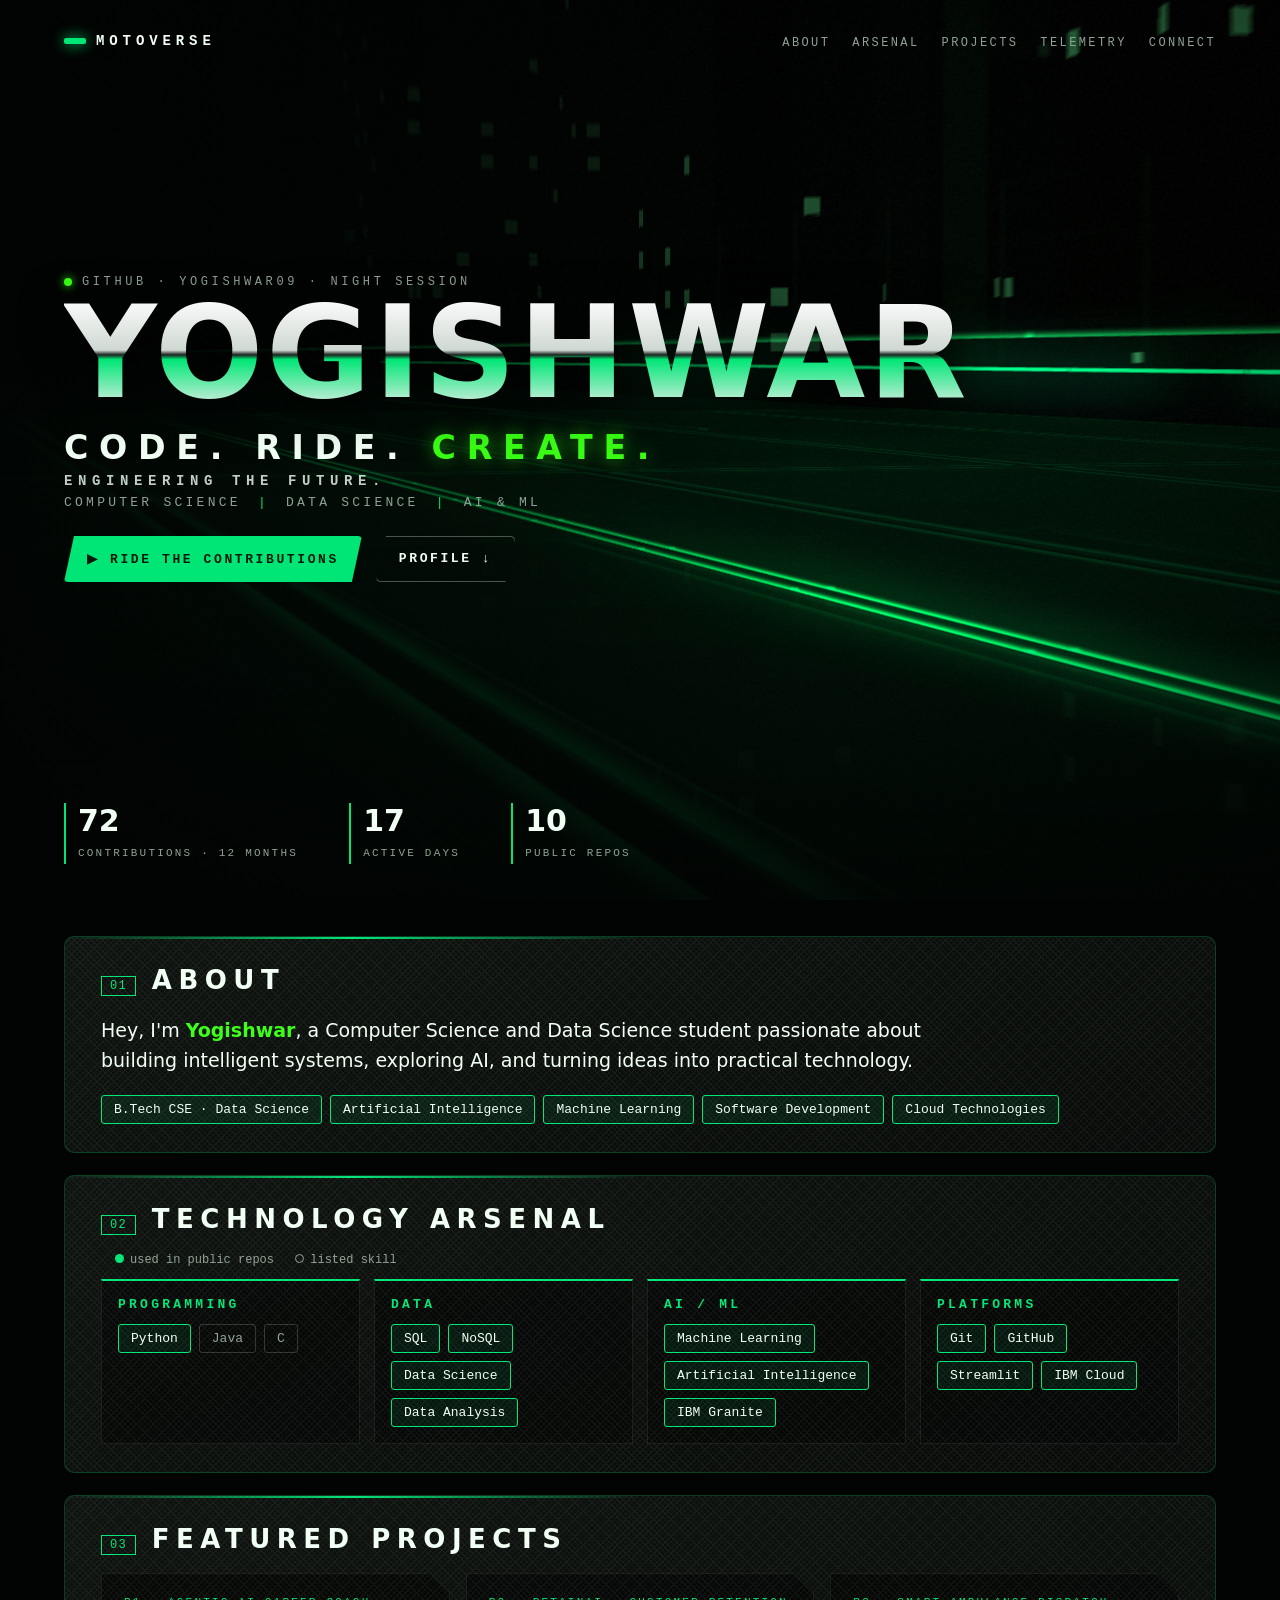
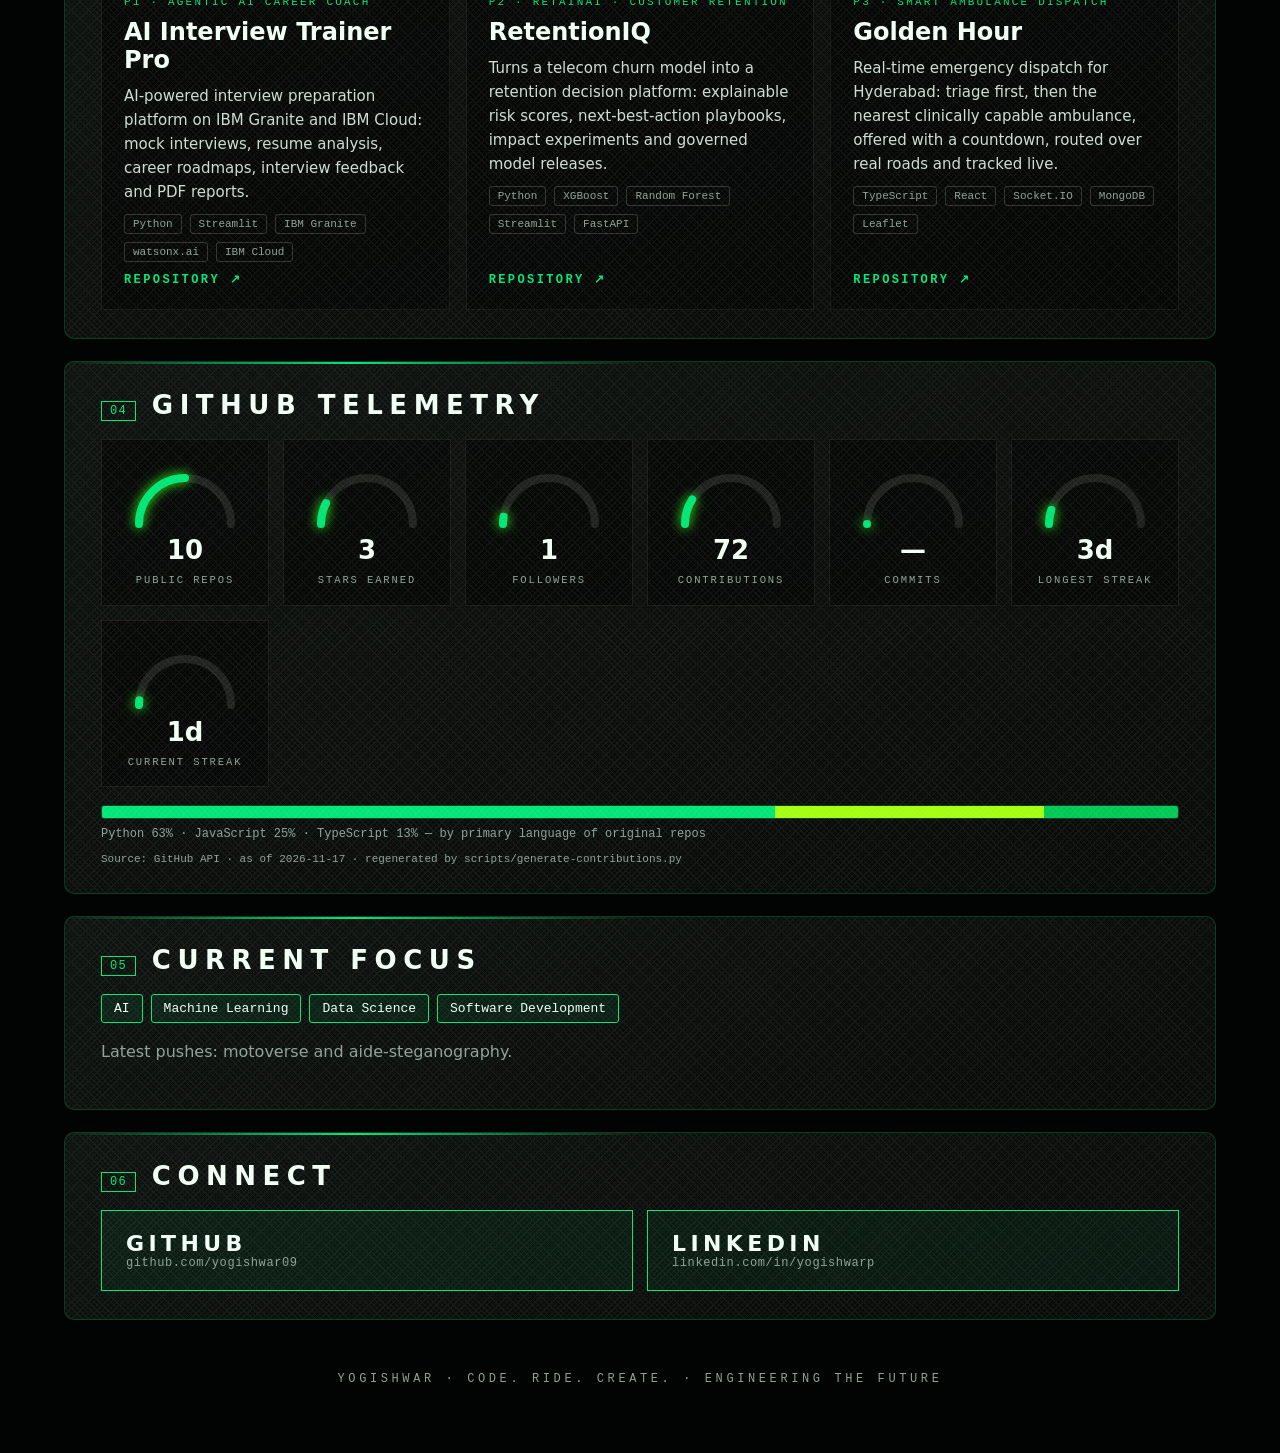
<file: game/index.html>
<!DOCTYPE html>
<html lang="en">
<head>
  <meta charset="utf-8" />
  <meta name="viewport" content="width=device-width, initial-scale=1" />
  <title>YOGISHWAR · MOTOVERSE</title>
  <meta name="description" content="Yogishwar's developer profile as a night-time motorcycle racing world. Ride across a 3D terrain built from real GitHub contributions." />
  <link rel="stylesheet" href="style.css" />
</head>
<body>
  <canvas id="world" aria-label="3D night racing circuit built from Yogishwar's GitHub contribution calendar"></canvas>
  <div class="scrim" aria-hidden="true"></div>

  <!-- ───────── HERO ───────── -->
  <header id="hero" class="hero">
    <div class="hero-top">
      <span class="brand"><i></i>MOTOVERSE</span>
      <nav>
        <a href="#about">About</a><a href="#arsenal">Arsenal</a><a href="#projects">Projects</a><a href="#telemetry">Telemetry</a><a href="#connect">Connect</a>
      </nav>
    </div>
    <div class="hero-copy">
      <p class="eyebrow"><span class="led"></span>GITHUB · YOGISHWAR09 · NIGHT SESSION</p>
      <h1>YOGISHWAR</h1>
      <p class="tagline">CODE. RIDE. <b>CREATE.</b></p>
      <p class="sub">ENGINEERING THE FUTURE.</p>
      <p class="id">COMPUTER SCIENCE <i>|</i> DATA SCIENCE <i>|</i> AI &amp; ML</p>
      <div class="cta">
        <button id="play" class="btn primary">▶ RIDE THE CONTRIBUTIONS</button>
        <a class="btn ghost" href="#about">PROFILE ↓</a>
      </div>
    </div>
    <div class="hero-meta">
      <div><b id="m-contrib">—</b><span>contributions · 12 months</span></div>
      <div><b id="m-days">—</b><span>active days</span></div>
      <div><b id="m-repos">—</b><span>public repos</span></div>
    </div>
  </header>

  <!-- ───────── HUD (game) ───────── -->
  <div id="hud" class="hud" hidden>
    <div class="hud-left">
      <div class="readout"><span>SCORE</span><b id="h-score">0</b></div>
      <div class="readout"><span>DISTANCE</span><b id="h-dist">0 m</b></div>
      <div class="readout"><span>TIME</span><b id="h-time">0.00</b></div>
      <div class="readout"><span>CHECKPOINTS</span><b id="h-cp">0 / 0</b></div>
      <div class="readout"><span>COMMITS COLLECTED</span><b id="h-col">0 / 0</b></div>
    </div>
    <div class="hud-center"><div id="h-date" class="date-chip">—</div><div id="h-toast" class="toast"></div></div>
    <canvas id="speedo" width="260" height="260" aria-label="Speedometer"></canvas>
    <div class="hud-bottom">
      <canvas id="minimap" width="636" height="96" aria-label="Contribution calendar minimap"></canvas>
      <div class="keys"><kbd>W</kbd>/<kbd>↑</kbd> throttle · <kbd>S</kbd>/<kbd>↓</kbd> brake · <kbd>A</kbd><kbd>D</kbd>/<kbd>←</kbd><kbd>→</kbd> steer · <kbd>R</kbd> restart · <kbd>Esc</kbd> exit
        <button id="restart" class="btn tiny">↺ RESTART</button><button id="exit" class="btn tiny ghost">EXIT</button></div>
    </div>
    <div id="countdown" class="countdown"></div>
    <div id="results" class="results" hidden>
      <h2>RUN COMPLETE</h2>
      <dl>
        <dt>TIME</dt><dd id="r-time">—</dd>
        <dt>SCORE</dt><dd id="r-score">—</dd>
        <dt>COMMITS COLLECTED</dt><dd id="r-col">—</dd>
        <dt>CHECKPOINTS</dt><dd id="r-cp">—</dd>
        <dt>BEST</dt><dd id="r-best">—</dd>
      </dl>
      <button class="btn primary" id="again">↺ RIDE AGAIN (R)</button>
    </div>
  </div>

  <!-- ───────── PROFILE PANELS ───────── -->
  <main id="profile">
    <section id="about" class="panel">
      <h2><span>01</span>ABOUT</h2>
      <p class="lead">Hey, I'm <b>Yogishwar</b>, a Computer Science and Data Science student passionate about building intelligent systems, exploring AI, and turning ideas into practical technology.</p>
      <div class="chips focus">
        <span>B.Tech CSE · Data Science</span><span>Artificial Intelligence</span><span>Machine Learning</span><span>Software Development</span><span>Cloud Technologies</span>
      </div>
    </section>

    <section id="arsenal" class="panel">
      <h2><span>02</span>TECHNOLOGY ARSENAL</h2>
      <p class="legend"><i class="on"></i>used in public repos <i class="off"></i>listed skill</p>
      <div class="grid4">
        <div class="bay"><h3>PROGRAMMING</h3><div class="chips"><span class="on">Python</span><span>Java</span><span>C</span></div></div>
        <div class="bay"><h3>DATA</h3><div class="chips"><span class="on">SQL</span><span class="on">NoSQL</span><span class="on">Data Science</span><span class="on">Data Analysis</span></div></div>
        <div class="bay"><h3>AI / ML</h3><div class="chips"><span class="on">Machine Learning</span><span class="on">Artificial Intelligence</span><span class="on">IBM Granite</span></div></div>
        <div class="bay"><h3>PLATFORMS</h3><div class="chips"><span class="on">Git</span><span class="on">GitHub</span><span class="on">Streamlit</span><span class="on">IBM Cloud</span></div></div>
      </div>
    </section>

    <section id="projects" class="panel">
      <h2><span>03</span>FEATURED PROJECTS</h2>
      <div class="projects">
        <article class="proj">
          <p class="kicker">P1 · AGENTIC AI CAREER COACH</p>
          <h3>AI Interview Trainer Pro</h3>
          <p>AI-powered interview preparation platform on IBM Granite and IBM Cloud: mock interviews, resume analysis, career roadmaps, interview feedback and PDF reports.</p>
          <div class="chips small"><span>Python</span><span>Streamlit</span><span>IBM Granite</span><span>watsonx.ai</span><span>IBM Cloud</span></div>
          <a href="https://github.com/yogishwar09/AI-Interview-Trainer-Pro">REPOSITORY ↗</a>
        </article>
        <article class="proj">
          <p class="kicker">P2 · RETAINAI · CUSTOMER RETENTION</p>
          <h3>RetentionIQ</h3>
          <p>Turns a telecom churn model into a retention decision platform: explainable risk scores, next-best-action playbooks, impact experiments and governed model releases.</p>
          <div class="chips small"><span>Python</span><span>XGBoost</span><span>Random Forest</span><span>Streamlit</span><span>FastAPI</span></div>
          <a href="https://github.com/yogishwar09/ai-customer-retention-platform-">REPOSITORY ↗</a>
        </article>
        <article class="proj">
          <p class="kicker">P3 · SMART AMBULANCE DISPATCH</p>
          <h3>Golden Hour</h3>
          <p>Real-time emergency dispatch for Hyderabad: triage first, then the nearest clinically capable ambulance, offered with a countdown, routed over real roads and tracked live.</p>
          <div class="chips small"><span>TypeScript</span><span>React</span><span>Socket.IO</span><span>MongoDB</span><span>Leaflet</span></div>
          <a href="https://github.com/yogishwar09/golden-hour">REPOSITORY ↗</a>
        </article>
      </div>
    </section>

    <section id="telemetry" class="panel">
      <h2><span>04</span>GITHUB TELEMETRY</h2>
      <div class="gauges" id="gauges"></div>
      <div class="langs" id="langs"></div>
      <p class="source" id="source"></p>
    </section>

    <section id="focus" class="panel">
      <h2><span>05</span>CURRENT FOCUS</h2>
      <div class="chips focus"><span>AI</span><span>Machine Learning</span><span>Data Science</span><span>Software Development</span></div>
      <p id="recent" class="muted"></p>
    </section>

    <section id="connect" class="panel">
      <h2><span>06</span>CONNECT</h2>
      <div class="connect">
        <a class="link" href="https://github.com/yogishwar09">GITHUB<small>github.com/yogishwar09</small></a>
        <a class="link" href="https://www.linkedin.com/in/yogishwarp/">LINKEDIN<small>linkedin.com/in/yogishwarp</small></a>
      </div>
    </section>
    <footer class="foot">YOGISHWAR · CODE. RIDE. CREATE. · ENGINEERING THE FUTURE</footer>
  </main>

  <script src="assets/contributions.js"></script>
  <script src="game.js"></script>
</body>
</html>
</file>
<file: game/style.css>
:root {
  --black: #020403; --char: #080C09; --metal: #121713;
  --race: #00E676; --electric: #39FF14; --emerald: #00C853; --lime: #A3FF12; --white: #F2FFF4;
  --muted: #8FA295; --line: rgba(0, 230, 118, .22);
  --display: "Sora", "Space Grotesk", "Inter", "Segoe UI", system-ui, sans-serif;
  --mono: "JetBrains Mono", ui-monospace, SFMono-Regular, Menlo, Consolas, monospace;
}
* { box-sizing: border-box; }
html { scroll-behavior: smooth; background: var(--black); }
body { margin: 0; color: var(--white); font: 16px/1.6 "Inter", "Segoe UI", system-ui, sans-serif; background: var(--black); overflow-x: hidden; }
body.playing { overflow: hidden; }
a { color: var(--race); text-decoration: none; }

#world { position: fixed; inset: 0; width: 100vw; height: 100vh; display: block; z-index: 0; }
.scrim { position: fixed; inset: 0; z-index: 1; pointer-events: none;
  background: linear-gradient(90deg, rgba(2,4,3,.86) 0%, rgba(2,4,3,.45) 38%, rgba(2,4,3,0) 62%),
              linear-gradient(0deg, rgba(2,4,3,.75) 0%, rgba(2,4,3,0) 30%);
  transition: opacity .6s; }
body.playing .scrim { opacity: 0; }
body.scrolled .scrim { background: rgba(2,4,3,.72); }

/* ── hero ── */
.hero { position: relative; z-index: 2; min-height: 100vh; display: flex; flex-direction: column; justify-content: space-between; padding: 28px clamp(20px, 5vw, 72px) 36px; transition: opacity .5s; }
body.playing .hero, body.playing #profile { opacity: 0; pointer-events: none; }
.hero-top { display: flex; justify-content: space-between; align-items: center; gap: 16px; flex-wrap: wrap; }
.brand { font: 700 14px var(--mono); letter-spacing: .35em; display: flex; align-items: center; gap: 10px; }
.brand i { width: 22px; height: 6px; background: var(--race); box-shadow: 0 0 14px var(--race); border-radius: 2px; }
nav a { color: var(--muted); font: 12px var(--mono); letter-spacing: .2em; text-transform: uppercase; margin-left: 22px; }
nav a:hover { color: var(--white); }
.hero-copy { max-width: 1100px; }
.eyebrow { font: 12px var(--mono); letter-spacing: .3em; color: var(--muted); display: flex; align-items: center; gap: 10px; margin: 0 0 6px; }
.led { width: 8px; height: 8px; border-radius: 50%; background: var(--electric); box-shadow: 0 0 10px var(--electric); animation: blink 1.6s infinite; }
@keyframes blink { 50% { opacity: .25; } }
h1 { font: 800 clamp(56px, 10vw, 148px)/0.9 var(--display); letter-spacing: .02em; margin: 0;
  background: linear-gradient(180deg, #fff 0%, #cfd8d2 48%, #1b231e 52%, var(--race) 56%, #e6efe9 100%);
  -webkit-background-clip: text; background-clip: text; color: transparent; filter: drop-shadow(0 10px 24px rgba(0,0,0,.8)); }
.tagline { font: 700 clamp(20px, 2.6vw, 34px) var(--display); letter-spacing: .32em; margin: 18px 0 2px; }
.tagline b { color: var(--electric); text-shadow: 0 0 18px rgba(57,255,20,.6); }
.sub { font: 600 14px var(--mono); letter-spacing: .4em; color: var(--white); opacity: .8; margin: 6px 0; }
.id { font: 13px var(--mono); letter-spacing: .25em; color: var(--muted); margin: 0 0 26px; }
.id i { color: var(--race); font-style: normal; padding: 0 6px; }
.cta { display: flex; gap: 14px; flex-wrap: wrap; }
.btn { font: 700 13px var(--mono); letter-spacing: .2em; padding: 14px 22px; border-radius: 4px; border: 1px solid var(--race); cursor: pointer; color: var(--white); background: rgba(0,230,118,.08); clip-path: polygon(10px 0, 100% 0, calc(100% - 10px) 100%, 0 100%); transition: .2s; }
.btn.primary { background: var(--race); color: #011a0b; box-shadow: 0 0 30px rgba(0,230,118,.45); }
.btn:hover { transform: translateY(-1px); filter: brightness(1.15); }
.btn.ghost { background: transparent; border-color: rgba(242,255,244,.3); }
.btn.tiny { padding: 6px 12px; font-size: 11px; margin-left: 10px; }
.hero-meta { display: flex; gap: clamp(18px, 4vw, 54px); flex-wrap: wrap; }
.hero-meta div { border-left: 2px solid var(--race); padding-left: 12px; }
.hero-meta b { font: 800 30px var(--display); display: block; }
.hero-meta span { font: 11px var(--mono); letter-spacing: .2em; color: var(--muted); text-transform: uppercase; }

/* ── HUD ── */
.hud { position: fixed; inset: 0; z-index: 5; pointer-events: none; font-family: var(--mono); }
.hud button, .hud .results { pointer-events: auto; }
.hud-left { position: absolute; left: 22px; top: 22px; display: grid; gap: 8px; }
.readout { background: rgba(8,12,9,.72); border: 1px solid var(--line); border-left: 3px solid var(--race); padding: 6px 14px; min-width: 210px; backdrop-filter: blur(6px); }
.readout span { display: block; font-size: 10px; letter-spacing: .25em; color: var(--muted); }
.readout b { font: 700 22px var(--mono); color: var(--white); }
#speedo { position: absolute; right: 18px; bottom: 120px; width: 230px; height: 230px; }
.hud-center { position: absolute; top: 22px; left: 50%; transform: translateX(-50%); text-align: center; }
.date-chip { display: inline-block; background: rgba(8,12,9,.75); border: 1px solid var(--line); padding: 6px 16px; font-size: 13px; letter-spacing: .15em; }
.toast { margin-top: 14px; font: 800 26px var(--display); letter-spacing: .12em; color: var(--electric); text-shadow: 0 0 20px rgba(57,255,20,.7); opacity: 0; transition: opacity .25s; }
.toast.show { opacity: 1; }
.hud-bottom { position: absolute; left: 50%; bottom: 16px; transform: translateX(-50%); text-align: center; width: min(680px, 94vw); }
#minimap { width: 100%; height: auto; background: rgba(8,12,9,.8); border: 1px solid var(--line); border-radius: 6px; }
.keys { font-size: 11px; color: var(--muted); margin-top: 6px; }
kbd { border: 1px solid var(--line); border-radius: 3px; padding: 0 5px; color: var(--white); font-family: var(--mono); }
.countdown { position: absolute; inset: 0; display: grid; place-items: center; font: 800 160px var(--display); color: var(--electric); text-shadow: 0 0 40px rgba(57,255,20,.8); pointer-events: none; }
.results { position: absolute; left: 50%; top: 50%; transform: translate(-50%, -50%); background: rgba(8,12,9,.92); border: 1px solid var(--race); padding: 28px 36px; min-width: 320px; box-shadow: 0 0 60px rgba(0,230,118,.25); }
.results h2 { font: 800 30px var(--display); letter-spacing: .15em; margin: 0 0 14px; color: var(--electric); }
.results dl { display: grid; grid-template-columns: auto auto; gap: 6px 26px; margin: 0 0 20px; }
.results dt { color: var(--muted); font-size: 11px; letter-spacing: .2em; align-self: center; }
.results dd { margin: 0; font-size: 20px; font-weight: 700; text-align: right; }

/* ── profile panels ── */
main { position: relative; z-index: 2; padding: 4vh clamp(16px, 5vw, 72px) 60px; display: grid; gap: 22px; max-width: 1280px; margin: 0 auto; transition: opacity .5s; }
.panel { background: linear-gradient(160deg, rgba(18,23,19,.82), rgba(8,12,9,.88)); border: 1px solid var(--line); border-radius: 10px; padding: 28px clamp(18px, 3vw, 36px); backdrop-filter: blur(10px); position: relative; overflow: hidden; }
.panel::before { content: ""; position: absolute; inset: 0 0 auto 0; height: 2px; background: linear-gradient(90deg, transparent, var(--race), transparent); animation: sweep 6s linear infinite; background-size: 50% 100%; background-repeat: no-repeat; }
@keyframes sweep { from { background-position: -50% 0; } to { background-position: 150% 0; } }
.panel::after { content: ""; position: absolute; inset: 0; pointer-events: none; opacity: .05;
  background-image: repeating-linear-gradient(45deg, #fff 0 1px, transparent 1px 4px), repeating-linear-gradient(-45deg, #fff 0 1px, transparent 1px 4px); }
.panel h2 { font: 700 26px var(--display); letter-spacing: .25em; margin: 0 0 18px; display: flex; align-items: baseline; gap: 16px; }
.panel h2 span { font: 12px var(--mono); color: var(--race); border: 1px solid var(--race); padding: 2px 8px; letter-spacing: .1em; }
.lead { font-size: 19px; max-width: 900px; } .lead b { color: var(--electric); }
.muted { color: var(--muted); }
.chips { display: flex; flex-wrap: wrap; gap: 8px; }
.chips span { font: 13px var(--mono); padding: 6px 12px; border: 1px solid rgba(242,255,244,.18); border-radius: 3px; color: var(--muted); }
.chips span.on, .chips.focus span { border-color: var(--race); color: var(--white); background: rgba(0,230,118,.08); }
.chips.small span { font-size: 11px; padding: 3px 8px; }
.legend { font: 12px var(--mono); color: var(--muted); } .legend i { display: inline-block; width: 9px; height: 9px; border-radius: 50%; margin: 0 6px 0 14px; }
.legend i.on { background: var(--race); } .legend i.off { border: 1.5px solid var(--muted); }
.grid4 { display: grid; grid-template-columns: repeat(auto-fit, minmax(240px, 1fr)); gap: 14px; }
.bay { background: rgba(2,4,3,.6); border: 1px solid rgba(242,255,244,.08); border-top: 2px solid var(--race); padding: 16px; }
.bay h3 { font: 700 13px var(--mono); letter-spacing: .25em; margin: 0 0 12px; color: var(--race); }
.projects { display: grid; grid-template-columns: repeat(auto-fit, minmax(300px, 1fr)); gap: 16px; }
.proj { background: rgba(2,4,3,.65); border: 1px solid rgba(242,255,244,.08); padding: 22px; display: flex; flex-direction: column; gap: 10px; clip-path: polygon(0 0, calc(100% - 22px) 0, 100% 22px, 100% 100%, 0 100%); transition: .25s; }
.proj:hover { border-color: var(--race); box-shadow: inset 0 0 40px rgba(0,230,118,.08); }
.proj .kicker { font: 11px var(--mono); letter-spacing: .2em; color: var(--race); margin: 0; }
.proj h3 { font: 800 24px var(--display); margin: 0; }
.proj p { margin: 0; color: #cfdcd3; font-size: 15px; }
.proj a { font: 700 12px var(--mono); letter-spacing: .2em; margin-top: auto; }
.gauges { display: grid; grid-template-columns: repeat(auto-fit, minmax(150px, 1fr)); gap: 14px; }
.gauge { text-align: center; background: rgba(2,4,3,.6); border: 1px solid rgba(242,255,244,.08); padding: 14px 8px; }
.gauge svg { width: 120px; height: 84px; }
.gauge b { display: block; font: 800 26px var(--display); margin-top: -10px; }
.gauge span { font: 10.5px var(--mono); letter-spacing: .18em; color: var(--muted); }
.langs { margin-top: 18px; display: flex; height: 14px; border-radius: 3px; overflow: hidden; border: 1px solid var(--line); }
.langs div { height: 100%; }
.langs-legend { font: 12px var(--mono); color: var(--muted); margin-top: 8px; }
.source { font: 11px var(--mono); color: var(--muted); margin: 12px 0 0; }
.connect { display: grid; grid-template-columns: repeat(auto-fit, minmax(240px, 1fr)); gap: 14px; }
.link { font: 800 22px var(--display); letter-spacing: .2em; color: var(--white); padding: 20px 24px; border: 1px solid var(--race); background: rgba(0,230,118,.06); display: flex; flex-direction: column; }
.link small { font: 12px var(--mono); letter-spacing: .05em; color: var(--muted); }
.link:hover { background: rgba(0,230,118,.15); }
.foot { text-align: center; font: 12px var(--mono); letter-spacing: .3em; color: var(--muted); padding: 30px 0 10px; }

@media (max-width: 720px) {
  nav { display: none; }
  #speedo { width: 150px; height: 150px; bottom: 132px; right: 8px; }
  .hud-left { transform: scale(.78); transform-origin: top left; }
  .countdown { font-size: 100px; }
}
@media (prefers-reduced-motion: reduce) { * { animation: none !important; scroll-behavior: auto !important; } }
</file>
